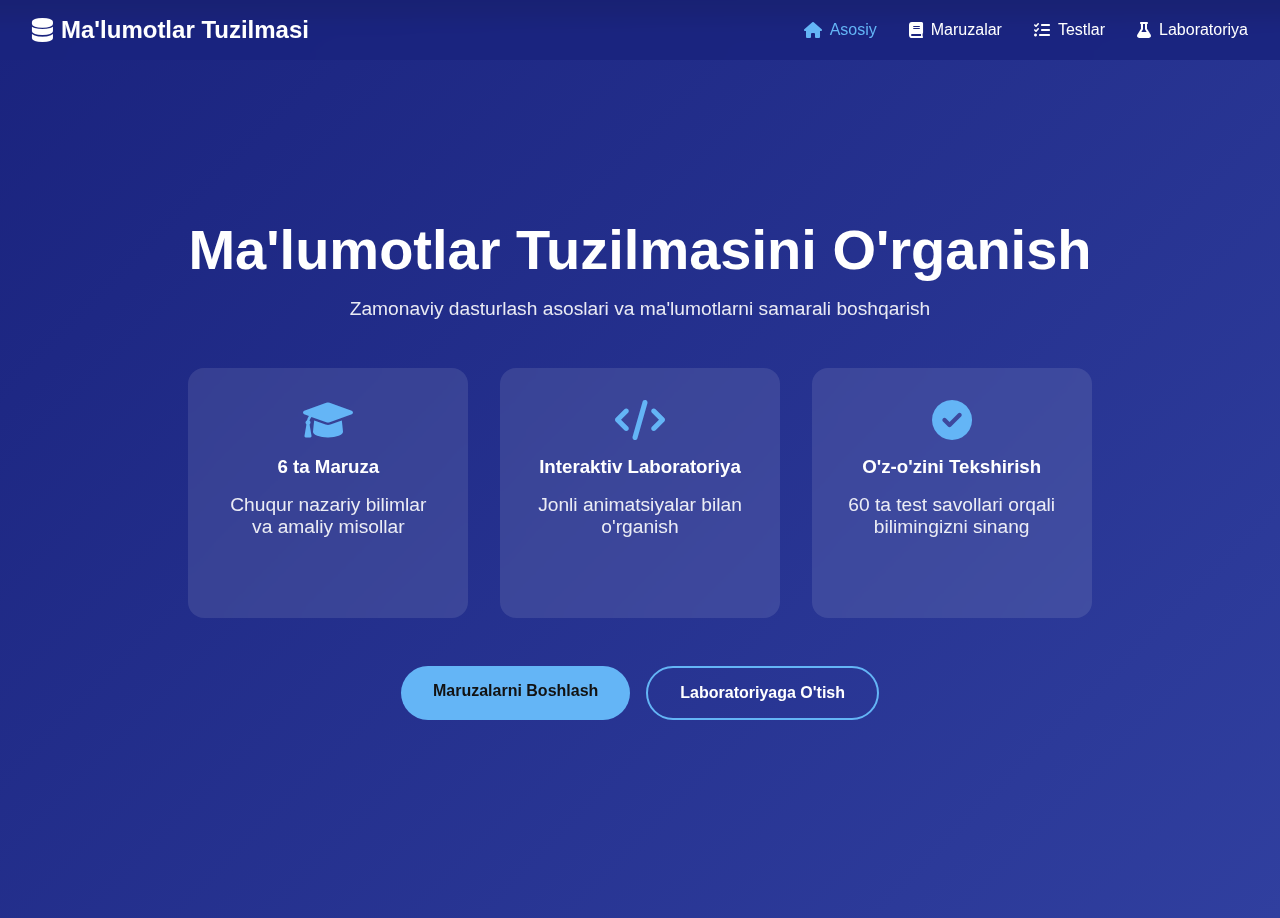
<file: index.html>
<!DOCTYPE html>
<html lang="uz">
<head>
    <meta charset="UTF-8">
    <meta name="viewport" content="width=device-width, initial-scale=1.0">
    <title>Ma'lumotlar Tuzilmasi Virtual Darsligi</title>
    <link rel="stylesheet" href="css/style.css">
    <link rel="stylesheet" href="https://cdnjs.cloudflare.com/ajax/libs/font-awesome/6.0.0/css/all.min.css">
</head>
<body>
    <nav class="navbar">
        <div class="nav-brand">
            <i class="fas fa-database"></i>
            <span>Ma'lumotlar Tuzilmasi</span>
        </div>
        <div class="hamburger">
            <span></span>
            <span></span>
            <span></span>
        </div>
        <ul class="nav-links">
            <li><a href="index.html" class="active"><i class="fas fa-home"></i> Asosiy</a></li>
            <li><a href="lectures.html"><i class="fas fa-book"></i> Maruzalar</a></li>
            <li><a href="tests.html"><i class="fas fa-tasks"></i> Testlar</a></li>
            <li><a href="laboratory2.html"><i class="fas fa-flask"></i> Laboratoriya</a></li>
        </ul>
    </nav>
<br>
    <main class="hero">
        <div class="particles" id="particles"></div>
        <div class="hero-content">
            <h1>Ma'lumotlar Tuzilmasini O'rganish</h1>
            <p>Zamonaviy dasturlash asoslari va ma'lumotlarni samarali boshqarish</p>
            
            <div class="features">
                <div class="feature-card">
                    <i class="fas fa-graduation-cap"></i>
                    <h3>6 ta Maruza</h3>
                    <p>Chuqur nazariy bilimlar va amaliy misollar</p>
                </div>
                <div class="feature-card">
                    <i class="fas fa-code"></i>
                    <h3>Interaktiv Laboratoriya</h3>
                    <p>Jonli animatsiyalar bilan o'rganish</p>
                </div>
                <div class="feature-card">
                    <i class="fas fa-check-circle"></i>
                    <h3>O'z-o'zini Tekshirish</h3>
                    <p>60 ta test savollari orqali bilimingizni sinang</p>
                </div>
            </div>

            <div class="cta-buttons">
                <a href="lectures.html" class="btn primary">Maruzalarni Boshlash</a>
                <a href="laboratory2.html" class="btn secondary">Laboratoriyaga O'tish</a>
            </div>
        </div>
    </main>

    <script src="js/particles.js"></script>
    <script src="js/main.js"></script>
</body>
</html>
</file>
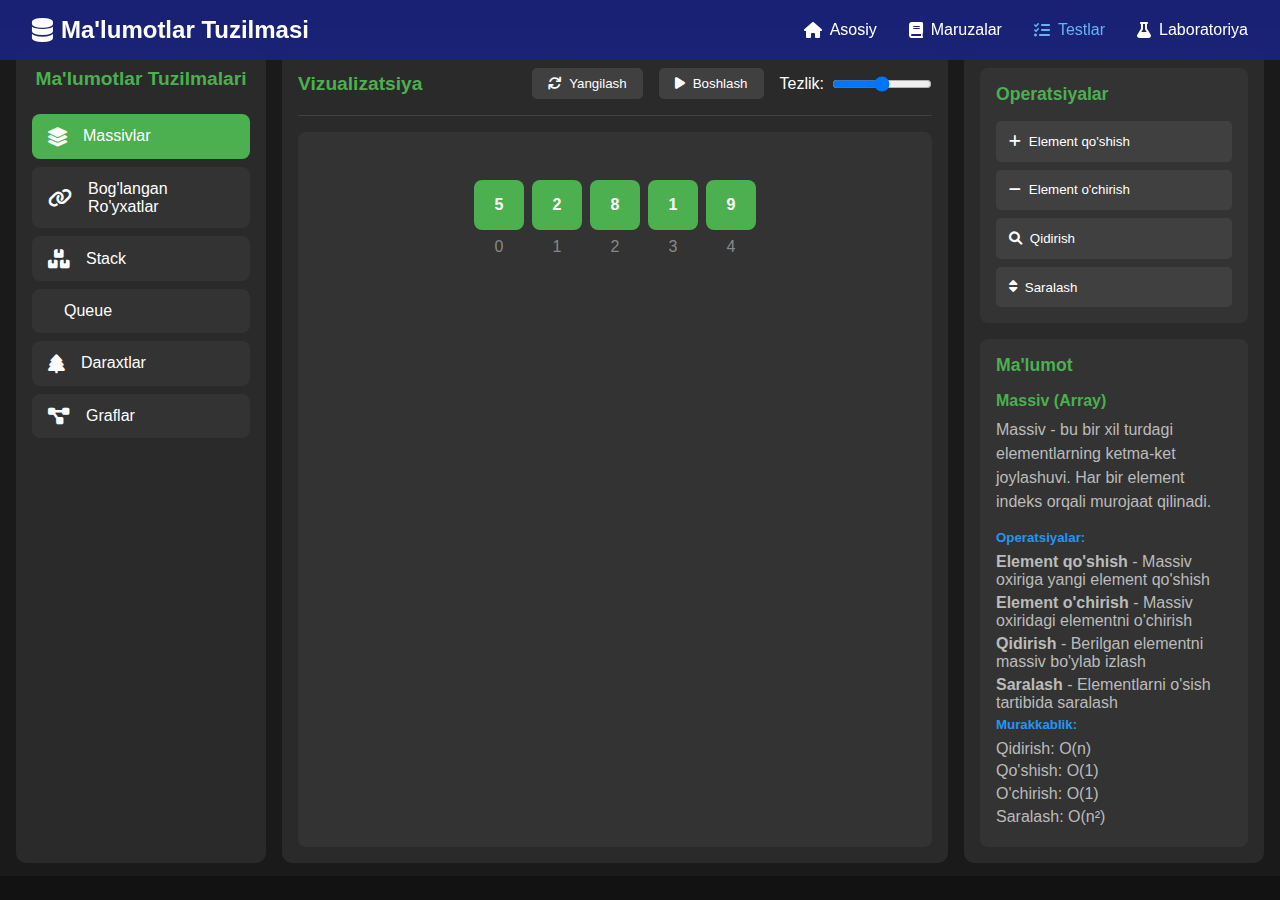
<file: laboratory2.html>
<!DOCTYPE html>
<html lang="uz">
<head>
    <meta charset="UTF-8">
    <meta name="viewport" content="width=device-width, initial-scale=1.0">
    <title>Interaktiv Laboratoriya - Ma'lumotlar Tuzilmasi</title>
    <link rel="stylesheet" href="css/laboratory2.css">
    <link rel="stylesheet" href="css/style.css">
    <link rel="stylesheet" href="https://cdnjs.cloudflare.com/ajax/libs/font-awesome/6.0.0/css/all.min.css">
</head>
<body>
    <nav class="navbar">
        <div class="nav-brand">
            <i class="fas fa-database"></i>
            <span>Ma'lumotlar Tuzilmasi</span>
        </div>
        <div class="hamburger">
            <span></span>
            <span></span>
            <span></span>
        </div>
        <ul class="nav-links">
            <li><a href="index.html"><i class="fas fa-home"></i> Asosiy</a></li>
            <li><a href="lectures.html"><i class="fas fa-book"></i> Maruzalar</a></li>
            <li><a href="tests.html" class="active"><i class="fas fa-tasks"></i> Testlar</a></li>
            <li><a href="laboratory2.html"><i class="fas fa-flask"></i> Laboratoriya</a></li>
        </ul>
    </nav>
<br> <br>
    <div class="lab-container">
        <!-- Chap panel - Tuzilmalar ro'yxati -->
        <div class="structures-panel">
            <h2>Ma'lumotlar Tuzilmalari</h2>
            <div class="structure-list">
                <div class="structure-item active" data-structure="array">
                    <i class="fas fa-layer-group"></i>
                    <span>Massivlar</span>
                </div>
                <div class="structure-item" data-structure="linkedList">
                    <i class="fas fa-link"></i>
                    <span>Bog'langan Ro'yxatlar</span>
                </div>
                <div class="structure-item" data-structure="stack">
                    <i class="fas fa-boxes-stacked"></i>
                    <span>Stack</span>
                </div>
                <div class="structure-item" data-structure="queue">
                    <i class="fas fa-people-line"></i>
                    <span>Queue</span>
                </div>
                <div class="structure-item" data-structure="tree">
                    <i class="fas fa-tree"></i>
                    <span>Daraxtlar</span>
                </div>
                <div class="structure-item" data-structure="graph">
                    <i class="fas fa-project-diagram"></i>
                    <span>Graflar</span>
                </div>
            </div>
        </div>

        <!-- O'rta panel - Vizualizatsiya -->
        <div class="visualization-panel">
            <div class="visualization-header">
                <h2>Vizualizatsiya</h2>
                <div class="visualization-controls">
                    <button class="control-btn" id="resetBtn" onclick="resetVisualization()">
                        <i class="fas fa-sync"></i>
                        Yangilash
                    </button>
                    <button class="control-btn" id="playBtn" onclick="togglePlayPause()">
                        <i class="fas fa-play"></i>
                        Boshlash
                    </button>
                    <div class="speed-control">
                        <label>Tezlik:</label>
                        <input type="range" id="speedSlider" min="1" max="5" value="3" oninput="updateSpeed(this.value)">
                    </div>
                </div>
            </div>
            <div class="visualization-content">
                <!-- Array Structure -->
                <div class="structure-visualization active" id="arrayVisualization">
                    <div class="array-container">
                        <div class="array-elements" id="arrayElements"></div>
                        <div class="array-index" id="arrayIndex"></div>
                    </div>
                </div>

                <!-- Linked List Structure -->
                <div class="structure-visualization" id="linkedListVisualization">
                    <div class="linkedlist-container" id="linkedListContainer"></div>
                </div>

                <!-- Stack Structure -->
                <div class="structure-visualization" id="stackVisualization">
                    <div class="stack-container" id="stackContainer"></div>
                </div>

                <!-- Queue Structure -->
                <div class="structure-visualization" id="queueVisualization">
                    <div class="queue-container" id="queueContainer"></div>
                </div>

                <!-- Tree Structure -->
                <div class="structure-visualization" id="treeVisualization">
                    <div class="tree-container" id="treeContainer"></div>
                </div>

                <!-- Graph Structure -->
                <div class="structure-visualization" id="graphVisualization">
                    <div class="graph-container" id="graphContainer"></div>
                </div>
            </div>
        </div>

        <!-- O'ng panel - Boshqaruv va ma'lumot -->
        <div class="control-panel">
            <div class="operation-section">
                <h3>Operatsiyalar</h3>
                <div class="operation-buttons">
                    <!-- Array Operations -->
                    <div class="structure-operations active" data-structure="array">
                        <button class="operation-btn" onclick="arrayAdd()">
                            <i class="fas fa-plus"></i> Element qo'shish
                        </button>
                        <button class="operation-btn" onclick="arrayRemove()">
                            <i class="fas fa-minus"></i> Element o'chirish
                        </button>
                        <button class="operation-btn" onclick="arraySearch()">
                            <i class="fas fa-search"></i> Qidirish
                        </button>
                        <button class="operation-btn" onclick="arraySort()">
                            <i class="fas fa-sort"></i> Saralash
                        </button>
                    </div>

                    <!-- Linked List Operations -->
                    <div class="structure-operations" data-structure="linkedList">
                        <button class="operation-btn" onclick="listAddFront()">
                            <i class="fas fa-plus"></i> Boshiga qo'shish
                        </button>
                        <button class="operation-btn" onclick="listAddBack()">
                            <i class="fas fa-plus"></i> Oxiriga qo'shish
                        </button>
                        <button class="operation-btn" onclick="listRemove()">
                            <i class="fas fa-minus"></i> O'chirish
                        </button>
                    </div>

                    <!-- Stack Operations -->
                    <div class="structure-operations" data-structure="stack">
                        <button class="operation-btn" onclick="stackPush()">
                            <i class="fas fa-arrow-down"></i> Push
                        </button>
                        <button class="operation-btn" onclick="stackPop()">
                            <i class="fas fa-arrow-up"></i> Pop
                        </button>
                        <button class="operation-btn" onclick="stackPeek()">
                            <i class="fas fa-eye"></i> Peek
                        </button>
                    </div>

                    <!-- Queue Operations -->
                    <div class="structure-operations" data-structure="queue">
                        <button class="operation-btn" onclick="queueEnqueue()">
                            <i class="fas fa-arrow-right"></i> Enqueue
                        </button>
                        <button class="operation-btn" onclick="queueDequeue()">
                            <i class="fas fa-arrow-left"></i> Dequeue
                        </button>
                        <button class="operation-btn" onclick="queuePeek()">
                            <i class="fas fa-eye"></i> Peek
                        </button>
                    </div>

                    <!-- Tree Operations -->
                    <div class="structure-operations" data-structure="tree">
                        <button class="operation-btn" onclick="treeAdd()">
                            <i class="fas fa-plus"></i> Tugun qo'shish
                        </button>
                        <button class="operation-btn" onclick="treeRemove()">
                            <i class="fas fa-minus"></i> Tugun o'chirish
                        </button>
                        <button class="operation-btn" onclick="treeTraverse('inorder')">
                            <i class="fas fa-project-diagram"></i> In-order
                        </button>
                        <button class="operation-btn" onclick="treeTraverse('preorder')">
                            <i class="fas fa-project-diagram"></i> Pre-order
                        </button>
                        <button class="operation-btn" onclick="treeTraverse('postorder')">
                            <i class="fas fa-project-diagram"></i> Post-order
                        </button>
                    </div>

                    <!-- Graph Operations -->
                    <div class="structure-operations" data-structure="graph">
                        <button class="operation-btn" onclick="graphAddVertex()">
                            <i class="fas fa-plus"></i> Vertex qo'shish
                        </button>
                        <button class="operation-btn" onclick="selectedVertex = null; updateGraphVisualization();">
                            <i class="fas fa-link"></i> Qirra qo'shish (vertex tanlang)
                        </button>
                        <button class="operation-btn" onclick="graphBFS()">
                            <i class="fas fa-project-diagram"></i> BFS
                        </button>
                        <button class="operation-btn" onclick="graphDFS()">
                            <i class="fas fa-project-diagram"></i> DFS
                        </button>
                    </div>
                </div>
            </div>

            <div class="info-section">
                <h3>Ma'lumot</h3>
                <div class="structure-info">
                    <!-- Array Info -->
                    <div class="info-content active" data-structure="array">
                        <h4>Massiv (Array)</h4>
                        <p>Massiv - bu bir xil turdagi elementlarning ketma-ket joylashuvi. Har bir element indeks orqali murojaat qilinadi.</p>
                        <div class="complexity-info">
                            <h5>Operatsiyalar:</h5>
                            <ul>
                                <li><strong>Element qo'shish</strong> - Massiv oxiriga yangi element qo'shish</li>
                                <li><strong>Element o'chirish</strong> - Massiv oxiridagi elementni o'chirish</li>
                                <li><strong>Qidirish</strong> - Berilgan elementni massiv bo'ylab izlash</li>
                                <li><strong>Saralash</strong> - Elementlarni o'sish tartibida saralash</li>
                            </ul>
                            <h5>Murakkablik:</h5>
                            <ul>
                                <li>Qidirish: O(n)</li>
                                <li>Qo'shish: O(1)</li>
                                <li>O'chirish: O(1)</li>
                                <li>Saralash: O(n²)</li>
                            </ul>
                        </div>
                    </div>

                    <!-- Linked List Info -->
                    <div class="info-content" data-structure="linkedList">
                        <h4>Bog'langan Ro'yxat (Linked List)</h4>
                        <p>Bog'langan ro'yxat - elementlar ketma-ketligi bo'lib, har bir element keyingi elementga ishora saqlaydi.</p>
                        <div class="complexity-info">
                            <h5>Operatsiyalar:</h5>
                            <ul>
                                <li><strong>Boshiga qo'shish</strong> - Ro'yxat boshiga yangi element qo'shish</li>
                                <li><strong>Oxiriga qo'shish</strong> - Ro'yxat oxiriga yangi element qo'shish</li>
                                <li><strong>O'chirish</strong> - Ro'yxatdan element o'chirish</li>
                            </ul>
                            <h5>Murakkablik:</h5>
                            <ul>
                                <li>Boshiga qo'shish: O(1)</li>
                                <li>Oxiriga qo'shish: O(n)</li>
                                <li>O'chirish: O(n)</li>
                            </ul>
                        </div>
                    </div>

                    <!-- Stack Info -->
                    <div class="info-content" data-structure="stack">
                        <h4>Stack (LIFO)</h4>
                        <p>Stack - Last In First Out (LIFO) prinsipi asosida ishlaydigan ma'lumotlar tuzilmasi.</p>
                        <div class="complexity-info">
                            <h5>Operatsiyalar:</h5>
                            <ul>
                                <li><strong>Push</strong> - Stack tepasiga element qo'shish</li>
                                <li><strong>Pop</strong> - Stack tepasidan element olish</li>
                                <li><strong>Peek</strong> - Stack tepasidagi elementni ko'rish</li>
                            </ul>
                            <h5>Murakkablik:</h5>
                            <ul>
                                <li>Push: O(1)</li>
                                <li>Pop: O(1)</li>
                                <li>Peek: O(1)</li>
                            </ul>
                        </div>
                    </div>

                    <!-- Queue Info -->
                    <div class="info-content" data-structure="queue">
                        <h4>Queue (FIFO)</h4>
                        <p>Queue - First In First Out (FIFO) prinsipi asosida ishlaydigan ma'lumotlar tuzilmasi.</p>
                        <div class="complexity-info">
                            <h5>Operatsiyalar:</h5>
                            <ul>
                                <li><strong>Enqueue</strong> - Navbat oxiriga element qo'shish</li>
                                <li><strong>Dequeue</strong> - Navbat boshidan element olish</li>
                                <li><strong>Peek</strong> - Navbat boshidagi elementni ko'rish</li>
                            </ul>
                            <h5>Murakkablik:</h5>
                            <ul>
                                <li>Enqueue: O(1)</li>
                                <li>Dequeue: O(1)</li>
                                <li>Peek: O(1)</li>
                            </ul>
                        </div>
                    </div>

                    <!-- Tree Info -->
                    <div class="info-content" data-structure="tree">
                        <h4>Daraxt (Binary Tree)</h4>
                        <p>Daraxt - ierarxik ma'lumotlar tuzilmasi bo'lib, har bir tugun maksimum ikkita bolaga ega bo'lishi mumkin.</p>
                        <div class="complexity-info">
                            <h5>Operatsiyalar:</h5>
                            <ul>
                                <li><strong>Tugun qo'shish</strong> - Daraxtga yangi tugun qo'shish</li>
                                <li><strong>Tugun o'chirish</strong> - Daraxtdan tugun o'chirish</li>
                                <li><strong>In-order</strong> - Chap -> O'zi -> O'ng tartibda aylanib chiqish</li>
                                <li><strong>Pre-order</strong> - O'zi -> Chap -> O'ng tartibda aylanib chiqish</li>
                                <li><strong>Post-order</strong> - Chap -> O'ng -> O'zi tartibda aylanib chiqish</li>
                            </ul>
                            <h5>Murakkablik:</h5>
                            <ul>
                                <li>Qo'shish: O(log n)</li>
                                <li>O'chirish: O(log n)</li>
                                <li>Aylanib chiqish: O(n)</li>
                            </ul>
                        </div>
                    </div>

                    <!-- Graph Info -->
                    <div class="info-content" data-structure="graph">
                        <h4>Graf (Graph)</h4>
                        <p>Graf - vertexlar va ularni bog'lovchi qirralardan iborat ma'lumotlar tuzilmasi.</p>
                        <div class="complexity-info">
                            <h5>Operatsiyalar:</h5>
                            <ul>
                                <li><strong>Vertex qo'shish</strong> - Grafga yangi vertex qo'shish</li>
                                <li><strong>Qirra qo'shish</strong> - Ikki vertex orasida qirra yaratish (ikki vertexni ketma-ket tanlang)</li>
                                <li><strong>BFS</strong> - Kenglikka ko'ra izlash - vertexlarni qatlam-qatlam aylanib chiqish</li>
                                <li><strong>DFS</strong> - Chuqurlikka ko'ra izlash - har bir yo'nalishni oxirigacha borish</li>
                            </ul>
                            <h5>Murakkablik:</h5>
                            <ul>
                                <li>Vertex qo'shish: O(1)</li>
                                <li>Qirra qo'shish: O(1)</li>
                                <li>BFS: O(V + E)</li>
                                <li>DFS: O(V + E)</li>
                            </ul>
                        </div>
                    </div>
                </div>
            </div>
        </div>
    </div>

    <script src="js/laboratory2.js"></script>
</body>
</html>
</file>
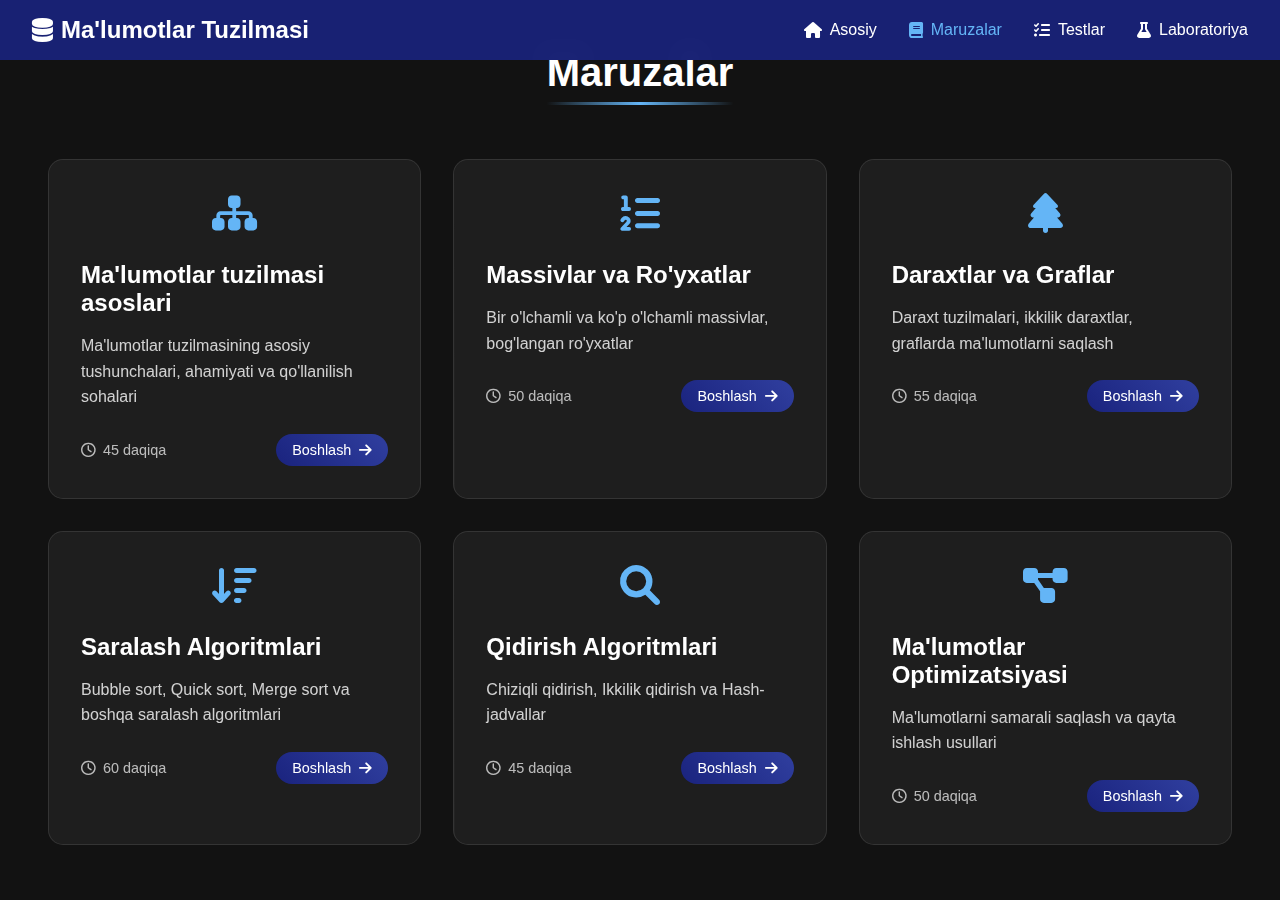
<file: lectures.html>
<!DOCTYPE html>
<html lang="uz">
<head>
    <meta charset="UTF-8">
    <meta name="viewport" content="width=device-width, initial-scale=1.0">
    <title>Maruzalar - Ma'lumotlar Tuzilmasi</title>
    <link rel="stylesheet" href="css/style.css">
    <link rel="stylesheet" href="css/lectures.css">
    <link rel="stylesheet" href="https://cdnjs.cloudflare.com/ajax/libs/font-awesome/6.0.0/css/all.min.css">
</head>
<body>
    <nav class="navbar">
        <div class="nav-brand">
            <i class="fas fa-database"></i>
            <span>Ma'lumotlar Tuzilmasi</span>
        </div>
        <div class="hamburger">
            <span></span>
            <span></span>
            <span></span>
        </div>
        <ul class="nav-links">
            <li><a href="index.html"><i class="fas fa-home"></i> Asosiy</a></li>
            <li><a href="lectures.html" class="active"><i class="fas fa-book"></i> Maruzalar</a></li>
            <li><a href="tests.html"><i class="fas fa-tasks"></i> Testlar</a></li>
            <li><a href="laboratory2.html"><i class="fas fa-flask"></i> Laboratoriya</a></li>
        </ul>
    </nav>
    <br>
    <main class="lectures-container">
        <h1 class="page-title">Maruzalar</h1>
        <div class="lectures-grid">
            <div class="lecture-card">
                <div class="lecture-icon">
                    <i class="fas fa-sitemap"></i>
                </div>
                <h3>Ma'lumotlar tuzilmasi asoslari</h3>
                <p>Ma'lumotlar tuzilmasining asosiy tushunchalari, ahamiyati va qo'llanilish sohalari</p>
                <div class="lecture-footer">
                    <span class="duration"><i class="far fa-clock"></i> 45 daqiqa</span>
                    <a href="lecture1.html" class="btn-lecture">Boshlash <i class="fas fa-arrow-right"></i></a>
                </div>
            </div>

            <div class="lecture-card">
                <div class="lecture-icon">
                    <i class="fas fa-list-ol"></i>
                </div>
                <h3>Massivlar va Ro'yxatlar</h3>
                <p>Bir o'lchamli va ko'p o'lchamli massivlar, bog'langan ro'yxatlar</p>
                <div class="lecture-footer">
                    <span class="duration"><i class="far fa-clock"></i> 50 daqiqa</span>
                    <a href="lecture2.html" class="btn-lecture">Boshlash <i class="fas fa-arrow-right"></i></a>
                </div>
            </div>

            <div class="lecture-card">
                <div class="lecture-icon">
                    <i class="fas fa-tree"></i>
                </div>
                <h3>Daraxtlar va Graflar</h3>
                <p>Daraxt tuzilmalari, ikkilik daraxtlar, graflarda ma'lumotlarni saqlash</p>
                <div class="lecture-footer">
                    <span class="duration"><i class="far fa-clock"></i> 55 daqiqa</span>
                    <a href="lecture3.html" class="btn-lecture">Boshlash <i class="fas fa-arrow-right"></i></a>
                </div>
            </div>

            <div class="lecture-card">
                <div class="lecture-icon">
                    <i class="fas fa-sort-amount-down"></i>
                </div>
                <h3>Saralash Algoritmlari</h3>
                <p>Bubble sort, Quick sort, Merge sort va boshqa saralash algoritmlari</p>
                <div class="lecture-footer">
                    <span class="duration"><i class="far fa-clock"></i> 60 daqiqa</span>
                    <a href="lecture4.html" class="btn-lecture">Boshlash <i class="fas fa-arrow-right"></i></a>
                </div>
            </div>

            <div class="lecture-card">
                <div class="lecture-icon">
                    <i class="fas fa-search"></i>
                </div>
                <h3>Qidirish Algoritmlari</h3>
                <p>Chiziqli qidirish, Ikkilik qidirish va Hash-jadvallar</p>
                <div class="lecture-footer">
                    <span class="duration"><i class="far fa-clock"></i> 45 daqiqa</span>
                    <a href="lecture5.html" class="btn-lecture">Boshlash <i class="fas fa-arrow-right"></i></a>
                </div>
            </div>

            <div class="lecture-card">
                <div class="lecture-icon">
                    <i class="fas fa-project-diagram"></i>
                </div>
                <h3>Ma'lumotlar Optimizatsiyasi</h3>
                <p>Ma'lumotlarni samarali saqlash va qayta ishlash usullari</p>
                <div class="lecture-footer">
                    <span class="duration"><i class="far fa-clock"></i> 50 daqiqa</span>
                    <a href="lecture6.html" class="btn-lecture">Boshlash <i class="fas fa-arrow-right"></i></a>
                </div>
            </div>
        </div>
    </main>

    <script src="js/main.js"></script>
</body>
</html>
</file>
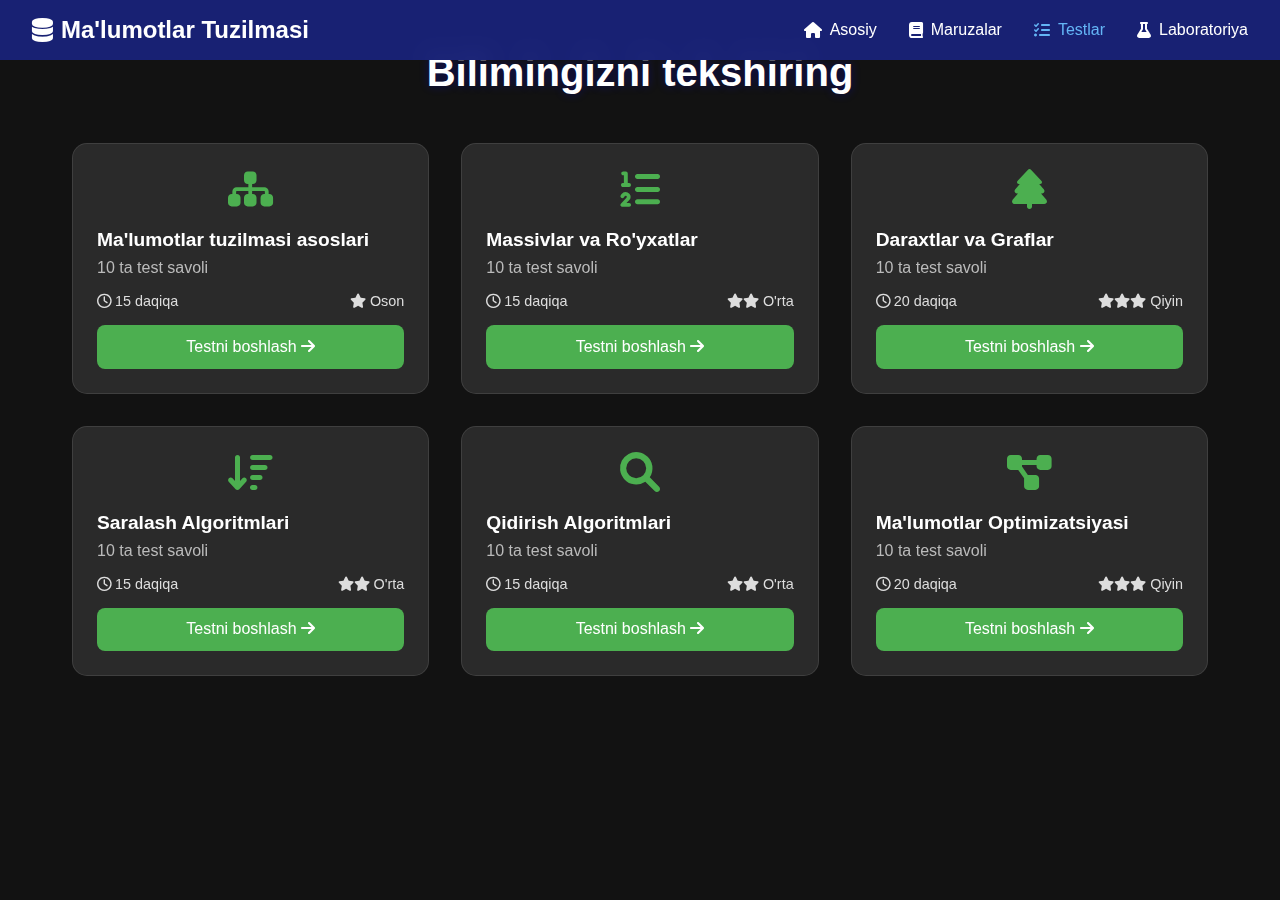
<file: tests.html>
<!DOCTYPE html>
<html lang="uz">
<head>
    <meta charset="UTF-8">
    <meta name="viewport" content="width=device-width, initial-scale=1.0">
    <title>Testlar - Ma'lumotlar Tuzilmasi</title>
    <link rel="stylesheet" href="css/style.css">
    <link rel="stylesheet" href="css/tests.css">
    <link rel="stylesheet" href="https://cdnjs.cloudflare.com/ajax/libs/font-awesome/6.0.0/css/all.min.css">
</head>
<body>
    <nav class="navbar">
        <div class="nav-brand">
            <i class="fas fa-database"></i>
            <span>Ma'lumotlar Tuzilmasi</span>
        </div>
        <div class="hamburger">
            <span></span>
            <span></span>
            <span></span>
        </div>
        <ul class="nav-links">
            <li><a href="index.html"><i class="fas fa-home"></i> Asosiy</a></li>
            <li><a href="lectures.html"><i class="fas fa-book"></i> Maruzalar</a></li>
            <li><a href="tests.html" class="active"><i class="fas fa-tasks"></i> Testlar</a></li>
            <li><a href="laboratory2.html"><i class="fas fa-flask"></i> Laboratoriya</a></li>
        </ul>
    </nav>
    <br>
    <main class="tests-container">
        <h1 class="page-title">Bilimingizni tekshiring</h1>
        
        <div class="tests-grid">
            <!-- Test 1 -->
            <div class="test-card" data-test="1">
                <div class="test-icon">
                    <i class="fas fa-sitemap"></i>
                </div>
                <div class="test-info">
                    <h3>Ma'lumotlar tuzilmasi asoslari</h3>
                    <p>10 ta test savoli</p>
                    <div class="test-stats">
                        <span class="time"><i class="far fa-clock"></i> 15 daqiqa</span>
                        <span class="difficulty"><i class="fas fa-star"></i> Oson</span>
                    </div>
                </div>
                <button class="start-test" onclick="startTest(1)">
                    Testni boshlash <i class="fas fa-arrow-right"></i>
                </button>
            </div>

            <!-- Test 2 -->
            <div class="test-card" data-test="2">
                <div class="test-icon">
                    <i class="fas fa-list-ol"></i>
                </div>
                <div class="test-info">
                    <h3>Massivlar va Ro'yxatlar</h3>
                    <p>10 ta test savoli</p>
                    <div class="test-stats">
                        <span class="time"><i class="far fa-clock"></i> 15 daqiqa</span>
                        <span class="difficulty"><i class="fas fa-star"></i><i class="fas fa-star"></i> O'rta</span>
                    </div>
                </div>
                <button class="start-test" onclick="startTest(2)">
                    Testni boshlash <i class="fas fa-arrow-right"></i>
                </button>
            </div>

            <!-- Test 3 -->
            <div class="test-card" data-test="3">
                <div class="test-icon">
                    <i class="fas fa-tree"></i>
                </div>
                <div class="test-info">
                    <h3>Daraxtlar va Graflar</h3>
                    <p>10 ta test savoli</p>
                    <div class="test-stats">
                        <span class="time"><i class="far fa-clock"></i> 20 daqiqa</span>
                        <span class="difficulty"><i class="fas fa-star"></i><i class="fas fa-star"></i><i class="fas fa-star"></i> Qiyin</span>
                    </div>
                </div>
                <button class="start-test" onclick="startTest(3)">
                    Testni boshlash <i class="fas fa-arrow-right"></i>
                </button>
            </div>

            <!-- Test 4 -->
            <div class="test-card" data-test="4">
                <div class="test-icon">
                    <i class="fas fa-sort-amount-down"></i>
                </div>
                <div class="test-info">
                    <h3>Saralash Algoritmlari</h3>
                    <p>10 ta test savoli</p>
                    <div class="test-stats">
                        <span class="time"><i class="far fa-clock"></i> 15 daqiqa</span>
                        <span class="difficulty"><i class="fas fa-star"></i><i class="fas fa-star"></i> O'rta</span>
                    </div>
                </div>
                <button class="start-test" onclick="startTest(4)">
                    Testni boshlash <i class="fas fa-arrow-right"></i>
                </button>
            </div>

            <!-- Test 5 -->
            <div class="test-card" data-test="5">
                <div class="test-icon">
                    <i class="fas fa-search"></i>
                </div>
                <div class="test-info">
                    <h3>Qidirish Algoritmlari</h3>
                    <p>10 ta test savoli</p>
                    <div class="test-stats">
                        <span class="time"><i class="far fa-clock"></i> 15 daqiqa</span>
                        <span class="difficulty"><i class="fas fa-star"></i><i class="fas fa-star"></i> O'rta</span>
                    </div>
                </div>
                <button class="start-test" onclick="startTest(5)">
                    Testni boshlash <i class="fas fa-arrow-right"></i>
                </button>
            </div>

            <!-- Test 6 -->
            <div class="test-card" data-test="6">
                <div class="test-icon">
                    <i class="fas fa-project-diagram"></i>
                </div>
                <div class="test-info">
                    <h3>Ma'lumotlar Optimizatsiyasi</h3>
                    <p>10 ta test savoli</p>
                    <div class="test-stats">
                        <span class="time"><i class="far fa-clock"></i> 20 daqiqa</span>
                        <span class="difficulty"><i class="fas fa-star"></i><i class="fas fa-star"></i><i class="fas fa-star"></i> Qiyin</span>
                    </div>
                </div>
                <button class="start-test" onclick="startTest(6)">
                    Testni boshlash <i class="fas fa-arrow-right"></i>
                </button>
            </div>
        </div>

        <!-- Test Modal -->
        <div id="testModal" class="modal">
            <div class="modal-content">
                <div class="modal-header">
                    <h2 id="testTitle"></h2>
                    <div class="test-progress">
                        <div class="progress-text">
                            <span id="currentQuestion">1</span>/<span id="totalQuestions">10</span>
                        </div>
                        <div class="timer">
                            <i class="fas fa-clock"></i>
                            <span id="timeLeft"></span>
                        </div>
                    </div>
                </div>
                
                <div class="question-container">
                    <p id="questionText"></p>
                    <div id="answerOptions" class="answer-options">
                        <!-- Options will be added dynamically -->
                    </div>
                </div>

                <div class="modal-footer">
                    <button id="prevQuestion" class="nav-btn" disabled>
                        <i class="fas fa-chevron-left"></i> Oldingi
                    </button>
                    <button id="nextQuestion" class="nav-btn">
                        Keyingi <i class="fas fa-chevron-right"></i>
                    </button>
                    <button id="submitTest" class="submit-btn" style="display: none;">
                        Testni yakunlash
                    </button>
                </div>
            </div>
        </div>

        <!-- Results Modal -->
        <div id="resultsModal" class="modal">
            <div class="modal-content results-content">
                <h2>Test Natijalari</h2>
                <div class="results-summary">
                    <div class="score-circle">
                        <span id="scorePercentage">0%</span>
                    </div>
                    <div class="score-details">
                        <p>To'g'ri javoblar: <span id="correctAnswers">0</span>/10</p>
                        <p>Sarflangan vaqt: <span id="timeSpent">0:00</span></p>
                    </div>
                </div>
                <div class="results-actions">
                    <button onclick="reviewAnswers()" class="review-btn">
                        <i class="fas fa-search"></i> Javoblarni ko'rish
                    </button>
                    <button onclick="closeResults()" class="close-btn">
                        <i class="fas fa-times"></i> Yopish
                    </button>
                </div>
            </div>
        </div>
    </main>

    <script src="js/tests.js"></script>
    <script src="js/main.js"></script>
</body>
</html>
</file>
<file: css/style.css>
:root {
    --primary-color: #1a237e;
    --secondary-color: #303f9f;
    --text-color: #ffffff;
    --background-dark: #121212;
    --card-background: rgba(255, 255, 255, 0.1);
    --transition: all 0.3s ease;
}

* {
    margin: 0;
    padding: 0;
    box-sizing: border-box;
    font-family: 'Segoe UI', Tahoma, Geneva, Verdana, sans-serif;
}

body {
    background-color: var(--background-dark);
    color: var(--text-color);
    min-height: 100vh;
    overflow-x: hidden;
}

/* Navbar Styles */
.navbar {
    display: flex;
    justify-content: space-between;
    align-items: center;
    padding: 1rem 2rem;
    background: rgba(26, 35, 126, 0.9);
    backdrop-filter: blur(10px);
    position: fixed;
    width: 100%;
    top: 0;
    z-index: 1000;
}

.nav-brand {
    display: flex;
    align-items: center;
    gap: 0.5rem;
    font-size: 1.5rem;
    font-weight: bold;
}

.nav-links {
    display: flex;
    gap: 2rem;
    list-style: none;
}

.nav-links a {
    color: var(--text-color);
    text-decoration: none;
    display: flex;
    align-items: center;
    gap: 0.5rem;
    transition: var(--transition);
}

.nav-links a:hover {
    color: #64b5f6;
    transform: translateY(-2px);
}

.nav-links a.active {
    color: #64b5f6;
}

/* Hero Section */
.hero {
    min-height: 100vh;
    display: flex;
    align-items: center;
    justify-content: center;
    position: relative;
    padding: 2rem;
    background: linear-gradient(135deg, var(--primary-color), var(--secondary-color));
}

.particles {
    position: absolute;
    top: 0;
    left: 0;
    width: 100%;
    height: 100%;
    overflow: hidden;
}

.particles canvas {
    position: absolute;
    top: 0;
    left: 0;
    width: 100%;
    height: 100%;
}

.hero-content {
    text-align: center;
    max-width: 1200px;
    z-index: 1;
}

.hero-content h1 {
    font-size: 3.5rem;
    margin-bottom: 1rem;
    animation: fadeInUp 1s ease;
}

.hero-content p {
    font-size: 1.2rem;
    margin-bottom: 3rem;
    animation: fadeInUp 1s ease 0.2s;
    opacity: 0.9;
}

/* Feature Cards */
.features {
    display: grid;
    grid-template-columns: repeat(auto-fit, minmax(250px, 1fr));
    gap: 2rem;
    margin: 3rem 0;
}

.feature-card {
    background: var(--card-background);
    padding: 2rem;
    border-radius: 1rem;
    backdrop-filter: blur(10px);
    transition: var(--transition);
    animation: fadeInUp 1s ease 0.4s;
}

.feature-card:hover {
    transform: translateY(-10px);
    box-shadow: 0 10px 20px rgba(0, 0, 0, 0.2);
}

.feature-card i {
    font-size: 2.5rem;
    margin-bottom: 1rem;
    color: #64b5f6;
}

.feature-card h3 {
    margin-bottom: 1rem;
}

/* Buttons */
.cta-buttons {
    display: flex;
    gap: 1rem;
    justify-content: center;
    margin-top: 2rem;
    animation: fadeInUp 1s ease 0.6s;
}

.btn {
    padding: 1rem 2rem;
    border-radius: 2rem;
    text-decoration: none;
    font-weight: bold;
    transition: var(--transition);
}

.btn.primary {
    background: #64b5f6;
    color: var(--background-dark);
}

.btn.secondary {
    background: transparent;
    border: 2px solid #64b5f6;
    color: var(--text-color);
}

.btn:hover {
    transform: translateY(-2px);
    box-shadow: 0 5px 15px rgba(0, 0, 0, 0.3);
}

/* Hamburger Menu */
.hamburger {
    display: none;
    flex-direction: column;
    justify-content: space-between;
    width: 30px;
    height: 21px;
    cursor: pointer;
    z-index: 100;
}

.hamburger span {
    width: 100%;
    height: 3px;
    background-color: var(--text-color);
    border-radius: 3px;
    transition: var(--transition);
}

/* Animations */
@keyframes fadeInUp {
    from {
        opacity: 0;
        transform: translateY(20px);
    }
    to {
        opacity: 1;
        transform: translateY(0);
    }
}

/* Responsive Design */
@media (max-width: 768px) {
    .navbar {
        padding: 1rem;
    }

    .hamburger {
        display: flex;
    }

    .nav-links {
        display: none;
        position: fixed;
        top: 0;
        left: 0;
        width: 100%;
        height: 100vh;
        background: var(--primary-color);
        flex-direction: column;
        justify-content: center;
        align-items: center;
        gap: 2rem;
        z-index: 90;
    }

    .nav-links.active {
        display: flex;
    }

    .nav-links a {
        font-size: 1.2rem;
    }

    .hamburger.active span:nth-child(1) {
        transform: translateY(9px) rotate(45deg);
    }

    .hamburger.active span:nth-child(2) {
        opacity: 0;
    }

    .hamburger.active span:nth-child(3) {
        transform: translateY(-9px) rotate(-45deg);
    }

    .hero-content h1 {
        font-size: 2rem;
    }

    .hero-content p {
        font-size: 1rem;
    }

    .features {
        grid-template-columns: 1fr;
        padding: 0 1rem;
    }

    .cta-buttons {
        flex-direction: column;
        gap: 1rem;
    }

    .btn {
        width: 100%;
        text-align: center;
    }
}
</file>
<file: css/laboratory2.css>
/* Asosiy konteyner */
.lab-container {
    display: grid;
    grid-template-columns: 250px 1fr 300px;
    gap: 1rem;
    padding: 1rem;
    height: calc(100vh - 60px);
    background: #1a1a1a;
}

/* Chap panel - Tuzilmalar ro'yxati */
.structures-panel {
    background: #2a2a2a;
    border-radius: 10px;
    padding: 1rem;
    color: #fff;
}

.structures-panel h2 {
    margin-bottom: 1.5rem;
    font-size: 1.2rem;
    color: #4CAF50;
    text-align: center;
}

.structure-list {
    display: flex;
    flex-direction: column;
    gap: 0.5rem;
}

.structure-item {
    display: flex;
    align-items: center;
    gap: 1rem;
    padding: 0.8rem 1rem;
    border-radius: 8px;
    cursor: pointer;
    transition: all 0.3s ease;
    background: #333;
}

.structure-item:hover {
    background: #404040;
    transform: translateX(5px);
}

.structure-item.active {
    background: #4CAF50;
}

.structure-item i {
    font-size: 1.2rem;
}

/* O'rta panel - Vizualizatsiya */
.visualization-panel {
    background: #2a2a2a;
    border-radius: 10px;
    padding: 1rem;
    display: flex;
    flex-direction: column;
}

.visualization-header {
    display: flex;
    justify-content: space-between;
    align-items: center;
    margin-bottom: 1rem;
    padding-bottom: 1rem;
    border-bottom: 1px solid #404040;
}

.visualization-header h2 {
    color: #4CAF50;
    font-size: 1.2rem;
}

.visualization-controls {
    display: flex;
    align-items: center;
    gap: 1rem;
}

.control-btn {
    background: #404040;
    border: none;
    color: #fff;
    padding: 0.5rem 1rem;
    border-radius: 5px;
    cursor: pointer;
    display: flex;
    align-items: center;
    gap: 0.5rem;
    transition: all 0.3s ease;
}

.control-btn:hover {
    background: #4CAF50;
}

.speed-control {
    display: flex;
    align-items: center;
    gap: 0.5rem;
    color: #fff;
}

.speed-control input[type="range"] {
    width: 100px;
}

.visualization-content {
    flex: 1;
    background: #333;
    border-radius: 8px;
    position: relative;
    overflow: hidden;
}

/* Struktura vizualizatsiyalari */
.structure-visualization {
    position: absolute;
    top: 0;
    left: 0;
    width: 100%;
    height: 100%;
    display: none;
    padding: 1rem;
}

.structure-visualization.active {
    display: block;
}

/* Array vizualizatsiyasi */
.array-container {
    display: flex;
    flex-direction: column;
    align-items: center;
    gap: 0.5rem;
    padding: 2rem;
}

.array-elements {
    display: flex;
    gap: 0.5rem;
}

.array-element {
    width: 50px;
    height: 50px;
    background: #4CAF50;
    border-radius: 8px;
    display: flex;
    align-items: center;
    justify-content: center;
    color: #fff;
    font-weight: bold;
    transition: all 0.3s ease;
}

.array-element.highlight {
    background: #2196F3;
    transform: scale(1.1);
}

.array-index {
    display: flex;
    gap: 0.5rem;
}

.array-index-item {
    width: 50px;
    text-align: center;
    color: #888;
}

/* O'ng panel - Boshqaruv va ma'lumot */
.control-panel {
    background: #2a2a2a;
    border-radius: 10px;
    padding: 1rem;
    display: flex;
    flex-direction: column;
    gap: 1rem;
    color: #fff;
}

.operation-section, .info-section {
    background: #333;
    border-radius: 8px;
    padding: 1rem;
}

.operation-section h3, .info-section h3 {
    color: #4CAF50;
    margin-bottom: 1rem;
    font-size: 1.1rem;
}

.operation-buttons {
    display: flex;
    flex-direction: column;
    gap: 0.5rem;
}

.structure-operations {
    display: none;
    flex-direction: column;
    gap: 0.5rem;
}

.structure-operations.active {
    display: flex;
}

.operation-btn {
    background: #404040;
    border: none;
    color: #fff;
    padding: 0.8rem;
    border-radius: 5px;
    cursor: pointer;
    display: flex;
    align-items: center;
    gap: 0.5rem;
    transition: all 0.3s ease;
    width: 100%;
}

.operation-btn:hover {
    background: #4CAF50;
}

.info-content {
    display: none;
}

.info-content.active {
    display: block;
}

.info-content h4 {
    color: #4CAF50;
    margin-bottom: 0.5rem;
}

.info-content p {
    color: #bbb;
    margin-bottom: 1rem;
    line-height: 1.5;
}

.complexity-info h5 {
    color: #2196F3;
    margin-bottom: 0.5rem;
}

.complexity-info ul {
    list-style: none;
    padding: 0;
}

.complexity-info li {
    color: #bbb;
    margin-bottom: 0.3rem;
}

/* Linked List vizualizatsiyasi */
.linkedlist-container {
    display: flex;
    align-items: center;
    justify-content: center;
    padding: 2rem;
    height: 100%;
}

.node {
    display: flex;
    align-items: center;
}

.node-content {
    width: 50px;
    height: 50px;
    background: #4CAF50;
    border-radius: 8px;
    display: flex;
    align-items: center;
    justify-content: center;
    color: #fff;
    font-weight: bold;
}

.node-arrow {
    width: 30px;
    height: 2px;
    background: #666;
    margin: 0 5px;
    position: relative;
}

.node-arrow::after {
    content: '';
    position: absolute;
    right: 0;
    top: -4px;
    border: 5px solid transparent;
    border-left-color: #666;
}

/* Stack vizualizatsiyasi */
.stack-container {
    display: flex;
    flex-direction: column-reverse;
    align-items: center;
    padding: 2rem;
    height: 100%;
    gap: 0.5rem;
}

.stack-element {
    width: 200px;
    height: 40px;
    background: #4CAF50;
    border-radius: 8px;
    display: flex;
    align-items: center;
    justify-content: center;
    color: #fff;
    font-weight: bold;
    transition: all 0.3s ease;
}

/* Queue vizualizatsiyasi */
.queue-container {
    display: flex;
    align-items: center;
    padding: 2rem;
    height: 100%;
    gap: 0.5rem;
}

.queue-element {
    width: 50px;
    height: 50px;
    background: #4CAF50;
    border-radius: 8px;
    display: flex;
    align-items: center;
    justify-content: center;
    color: #fff;
    font-weight: bold;
    transition: all 0.3s ease;
}

/* Tree vizualizatsiyasi */
.tree-container {
    display: flex;
    justify-content: center;
    align-items: center;
    height: 100%;
    padding: 2rem;
}

.tree-node {
    display: flex;
    flex-direction: column;
    align-items: center;
    position: relative;
}

.tree-level {
    display: flex;
    justify-content: center;
    gap: 2rem;
    margin-bottom: 2rem;
}

.tree-element {
    width: 50px;
    height: 50px;
    background: #4CAF50;
    border-radius: 50%;
    display: flex;
    align-items: center;
    justify-content: center;
    color: #fff;
    font-weight: bold;
    position: relative;
    transition: all 0.3s ease;
}

.tree-connection {
    position: absolute;
    width: 2px;
    background: #666;
    transform-origin: top;
    z-index: -1;
}

/* Graph vizualizatsiyasi */
.graph-container {
    position: relative;
    height: 100%;
    padding: 2rem;
}

.graph-vertex {
    position: absolute;
    width: 50px;
    height: 50px;
    background: #4CAF50;
    border-radius: 50%;
    display: flex;
    align-items: center;
    justify-content: center;
    color: #fff;
    font-weight: bold;
    cursor: pointer;
    transition: all 0.3s ease;
}

.graph-vertex.selected {
    background: #2196F3;
    transform: scale(1.1);
}

.graph-edge {
    position: absolute;
    height: 2px;
    background: #666;
    transform-origin: left;
    z-index: -1;
}

.graph-edge.highlighted {
    background: #2196F3;
    height: 3px;
}

/* Animatsiyalar */
@keyframes highlight {
    0% { transform: scale(1); }
    50% { transform: scale(1.1); }
    100% { transform: scale(1); }
}

@keyframes fadeIn {
    from { opacity: 0; }
    to { opacity: 1; }
}

.highlight {
    animation: highlight 0.5s ease;
}

.fade-in {
    animation: fadeIn 0.3s ease;
}

/* Mobil moslashuv uchun */
@media screen and (max-width: 768px) {
    .lab-container {
        flex-direction: column;
        padding: 10px;
        margin-top: 60px;
    }

    .structures-panel {
        width: 100%;
        margin-bottom: 20px;
    }

    .visualization-panel {
        width: 100%;
        min-height: 400px;
        margin-bottom: 20px;
    }

    .visualization-content {
        min-height: 300px;
        width: 100%;
        overflow: auto;
    }

    .visualization-controls {
        flex-direction: column;
        align-items: stretch;
        gap: 10px;
    }

    .control-btn {
        width: 100%;
        margin: 5px 0;
    }

    .speed-control {
        width: 100%;
        display: flex;
        flex-direction: column;
        gap: 5px;
    }

    /* Array elementlari uchun */
    .array-container {
        flex-direction: column;
        align-items: center;
    }

    .array-element {
        width: 80%;
        max-width: 200px;
        margin: 5px 0;
    }
}

@media screen and (max-width: 480px) {
    .lab-container {
        margin-top: 80px;
    }

    .visualization-content {
        min-height: 250px;
        padding: 10px;
    }

    .array-element {
        width: 90%;
        height: 40px;
        font-size: 16px;
    }

    .control-btn {
        padding: 8px;
        font-size: 14px;
    }
}
</file>
<file: css/lectures.css>
.lectures-container {
    padding: 2rem;
    max-width: 1400px;
    margin: 0 auto;
}

.page-title {
    text-align: center;
    margin-bottom: 3rem;
    font-size: 2.5rem;
    color: var(--text-color);
    position: relative;
    display: inline-block;
    left: 50%;
    transform: translateX(-50%);
}

.page-title::after {
    content: '';
    position: absolute;
    bottom: -10px;
    left: 0;
    width: 100%;
    height: 3px;
    background: linear-gradient(90deg, transparent, #64b5f6, transparent);
}

.lectures-grid {
    display: grid;
    grid-template-columns: repeat(auto-fit, minmax(300px, 1fr));
    gap: 2rem;
    padding: 1rem;
}

.lecture-card {
    background: rgba(255, 255, 255, 0.05);
    border-radius: 15px;
    padding: 2rem;
    transition: transform 0.3s ease, box-shadow 0.3s ease;
    position: relative;
    overflow: hidden;
    backdrop-filter: blur(10px);
    border: 1px solid rgba(255, 255, 255, 0.1);
}

.lecture-card::before {
    content: '';
    position: absolute;
    top: 0;
    left: 0;
    width: 100%;
    height: 100%;
    background: linear-gradient(45deg, transparent, rgba(255, 255, 255, 0.05), transparent);
    transform: translateX(-100%);
    transition: transform 0.6s ease;
}

.lecture-card:hover {
    transform: translateY(-5px);
    box-shadow: 0 10px 20px rgba(0, 0, 0, 0.2);
}

.lecture-card:hover::before {
    transform: translateX(100%);
}

.lecture-icon {
    font-size: 2.5rem;
    color: #64b5f6;
    margin-bottom: 1.5rem;
    text-align: center;
}

.lecture-card h3 {
    font-size: 1.5rem;
    margin-bottom: 1rem;
    color: var(--text-color);
}

.lecture-card p {
    color: rgba(255, 255, 255, 0.8);
    margin-bottom: 1.5rem;
    line-height: 1.6;
}

.lecture-footer {
    display: flex;
    justify-content: space-between;
    align-items: center;
    margin-top: auto;
}

.duration {
    color: rgba(255, 255, 255, 0.7);
    font-size: 0.9rem;
    display: flex;
    align-items: center;
    gap: 0.5rem;
}

.btn-lecture {
    background: linear-gradient(45deg, #1a237e, #303f9f);
    color: white;
    padding: 0.5rem 1rem;
    border-radius: 25px;
    text-decoration: none;
    display: flex;
    align-items: center;
    gap: 0.5rem;
    font-size: 0.9rem;
    transition: transform 0.3s ease, box-shadow 0.3s ease;
}

.btn-lecture:hover {
    transform: translateX(5px);
    box-shadow: 0 5px 15px rgba(0, 0, 0, 0.3);
}

/* Responsive Design */
@media (max-width: 768px) {
    .lectures-container {
        padding: 1rem;
    }

    .page-title {
        font-size: 2rem;
        margin-bottom: 2rem;
    }

    .lectures-grid {
        grid-template-columns: 1fr;
        gap: 1.5rem;
    }

    .lecture-card {
        padding: 1.5rem;
    }
}

/* Animation for cards */
@keyframes fadeInUp {
    from {
        opacity: 0;
        transform: translateY(20px);
    }
    to {
        opacity: 1;
        transform: translateY(0);
    }
}

.lecture-card {
    animation: fadeInUp 0.6s ease backwards;
}

.lecture-card:nth-child(1) { animation-delay: 0.1s; }
.lecture-card:nth-child(2) { animation-delay: 0.2s; }
.lecture-card:nth-child(3) { animation-delay: 0.3s; }
.lecture-card:nth-child(4) { animation-delay: 0.4s; }
.lecture-card:nth-child(5) { animation-delay: 0.5s; }
.lecture-card:nth-child(6) { animation-delay: 0.6s; }
</file>
<file: css/tests.css>
.tests-container {
    max-width: 1200px;
    margin: 2rem auto;
    padding: 0 1rem;
}

.page-title {
    text-align: center;
    color: #fff;
    margin-bottom: 2rem;
    font-size: 2.5rem;
    text-shadow: 0 0 10px rgba(0, 0, 255, 0.3);
}

.tests-grid {
    display: grid;
    grid-template-columns: repeat(auto-fit, minmax(300px, 1fr));
    gap: 2rem;
    padding: 1rem;
}

.test-card {
    background: rgba(255, 255, 255, 0.1);
    backdrop-filter: blur(10px);
    border-radius: 15px;
    padding: 1.5rem;
    transition: transform 0.3s ease, box-shadow 0.3s ease;
    border: 1px solid rgba(255, 255, 255, 0.1);
}

.test-card:hover {
    transform: translateY(-5px);
    box-shadow: 0 10px 20px rgba(0, 0, 0, 0.2);
}

.test-icon {
    font-size: 2.5rem;
    color: #4CAF50;
    margin-bottom: 1rem;
    text-align: center;
}

.test-info h3 {
    color: #fff;
    margin-bottom: 0.5rem;
    font-size: 1.2rem;
}

.test-info p {
    color: #bbb;
    margin-bottom: 1rem;
}

.test-stats {
    display: flex;
    justify-content: space-between;
    color: #ddd;
    font-size: 0.9rem;
    margin-bottom: 1rem;
}

.start-test {
    width: 100%;
    padding: 0.8rem;
    background: #4CAF50;
    color: white;
    border: none;
    border-radius: 8px;
    cursor: pointer;
    font-size: 1rem;
    transition: background 0.3s ease;
}

.start-test:hover {
    background: #45a049;
}

/* Modal Styles */
.modal {
    display: none;
    position: fixed;
    top: 0;
    left: 0;
    width: 100%;
    height: 100%;
    background: rgba(0, 0, 0, 0.8);
    z-index: 1000;
}

.modal-content {
    position: relative;
    background: #1a1a2e;
    margin: 2rem auto;
    padding: 2rem;
    width: 90%;
    max-width: 800px;
    border-radius: 15px;
    box-shadow: 0 0 20px rgba(0, 0, 0, 0.3);
}

.modal-header {
    margin-bottom: 2rem;
}

.modal-header h2 {
    color: #fff;
    margin-bottom: 1rem;
}

.test-progress {
    display: flex;
    justify-content: space-between;
    align-items: center;
    color: #fff;
}

.progress-text {
    font-size: 1.2rem;
}

.timer {
    font-size: 1.2rem;
    color: #4CAF50;
}

.question-container {
    margin-bottom: 2rem;
}

#questionText {
    color: #fff;
    font-size: 1.2rem;
    margin-bottom: 1.5rem;
}

.answer-options {
    display: grid;
    gap: 1rem;
}

.answer-option {
    padding: 1rem;
    background: rgba(255, 255, 255, 0.1);
    border: 1px solid rgba(255, 255, 255, 0.2);
    border-radius: 8px;
    color: #fff;
    cursor: pointer;
    transition: all 0.3s ease;
}

.answer-option:hover {
    background: rgba(255, 255, 255, 0.2);
}

.answer-option.selected {
    background: #4CAF50;
    border-color: #4CAF50;
}

.modal-footer {
    display: flex;
    justify-content: space-between;
    margin-top: 2rem;
}

.nav-btn, .submit-btn {
    padding: 0.8rem 1.5rem;
    border: none;
    border-radius: 8px;
    cursor: pointer;
    font-size: 1rem;
    transition: background 0.3s ease;
}

.nav-btn {
    background: rgba(255, 255, 255, 0.1);
    color: #fff;
}

.nav-btn:hover:not(:disabled) {
    background: rgba(255, 255, 255, 0.2);
}

.nav-btn:disabled {
    opacity: 0.5;
    cursor: not-allowed;
}

.submit-btn {
    background: #4CAF50;
    color: white;
}

.submit-btn:hover {
    background: #45a049;
}

/* Results Modal Styles */
.results-content {
    text-align: center;
}

.results-summary {
    margin: 2rem 0;
}

.score-circle {
    width: 150px;
    height: 150px;
    border-radius: 50%;
    border: 8px solid #4CAF50;
    margin: 0 auto 1.5rem;
    display: flex;
    align-items: center;
    justify-content: center;
    font-size: 2.5rem;
    color: #fff;
}

.score-details {
    color: #fff;
    font-size: 1.2rem;
}

.score-details p {
    margin: 0.5rem 0;
}

.results-actions {
    display: flex;
    justify-content: center;
    gap: 1rem;
    margin-top: 2rem;
}

.review-btn, .close-btn {
    padding: 0.8rem 1.5rem;
    border: none;
    border-radius: 8px;
    cursor: pointer;
    font-size: 1rem;
    transition: background 0.3s ease;
}

.review-btn {
    background: #4CAF50;
    color: white;
}

.review-btn:hover {
    background: #45a049;
}

.close-btn {
    background: #f44336;
    color: white;
}

.close-btn:hover {
    background: #da190b;
}

@media (max-width: 768px) {
    .tests-grid {
        grid-template-columns: 1fr;
    }

    .modal-content {
        margin: 1rem;
        padding: 1rem;
    }

    .results-actions {
        flex-direction: column;
    }

    .review-btn, .close-btn {
        width: 100%;
    }
}
</file>
